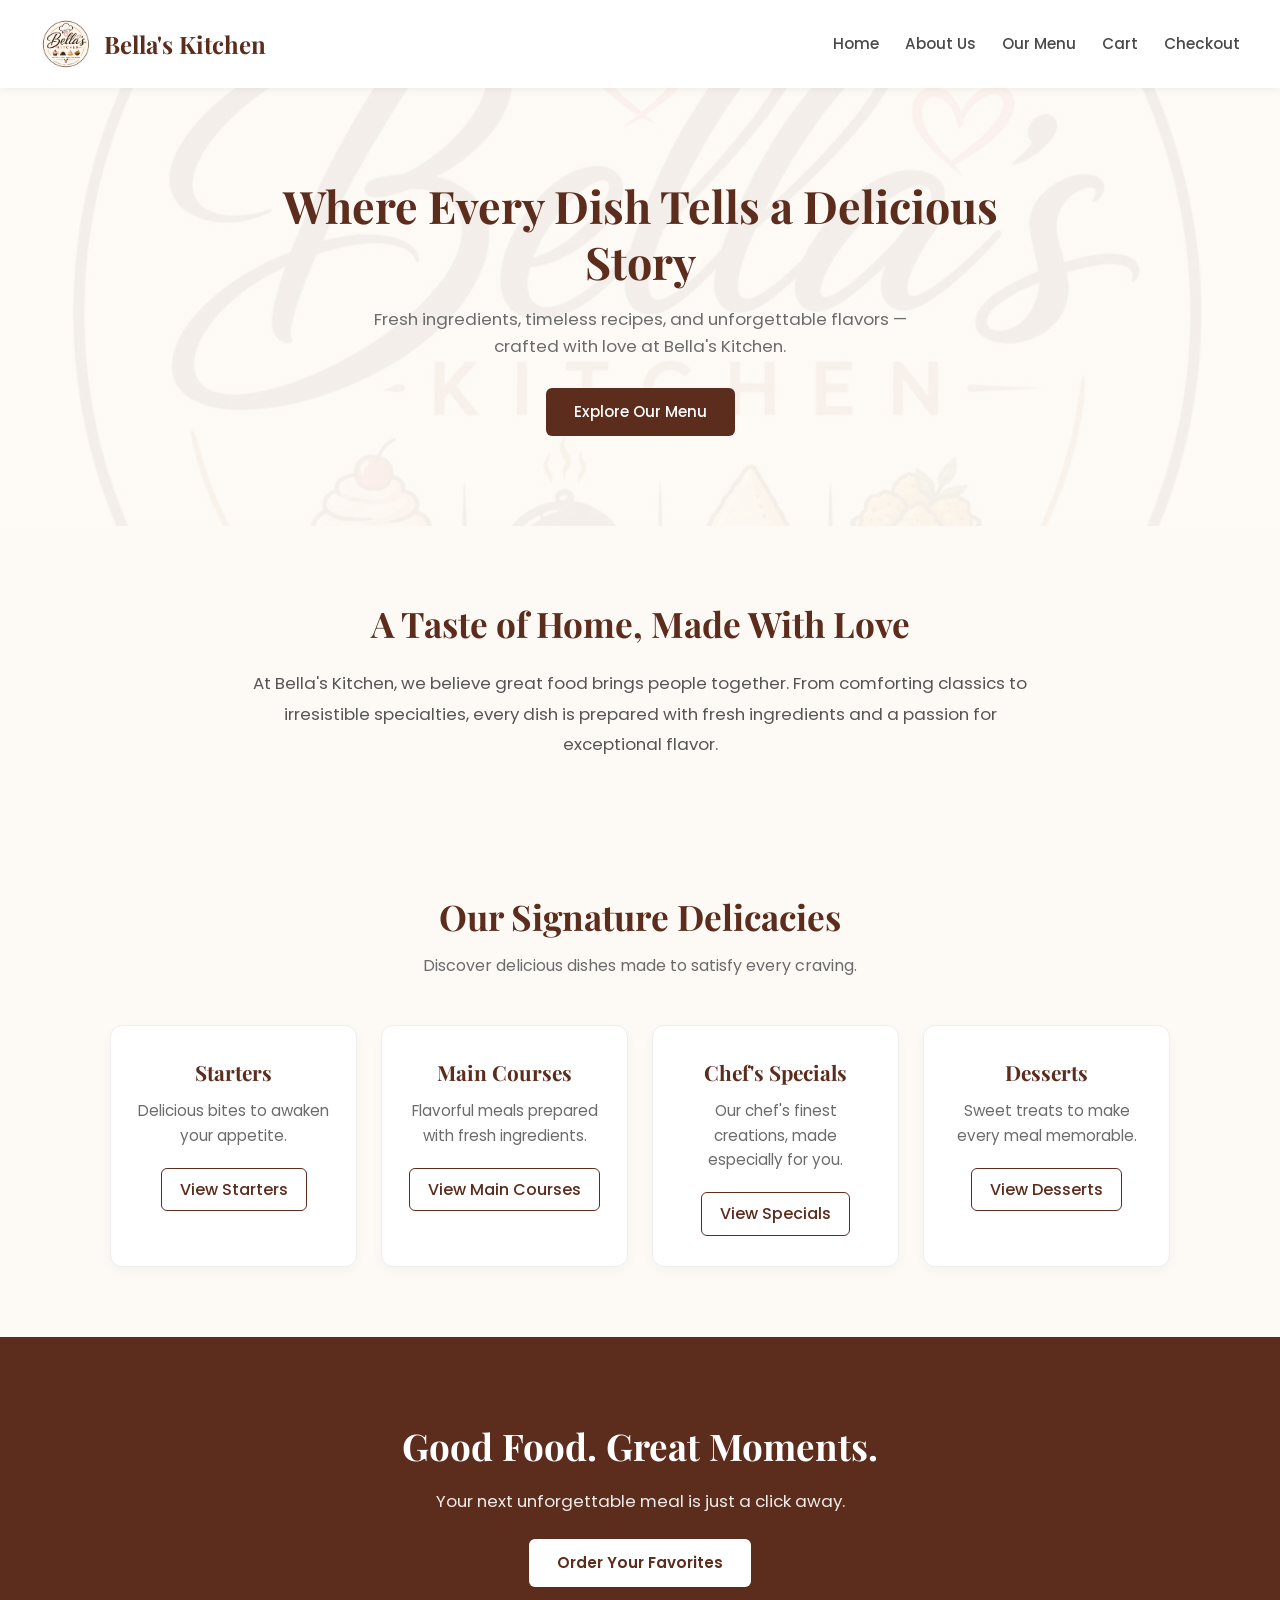
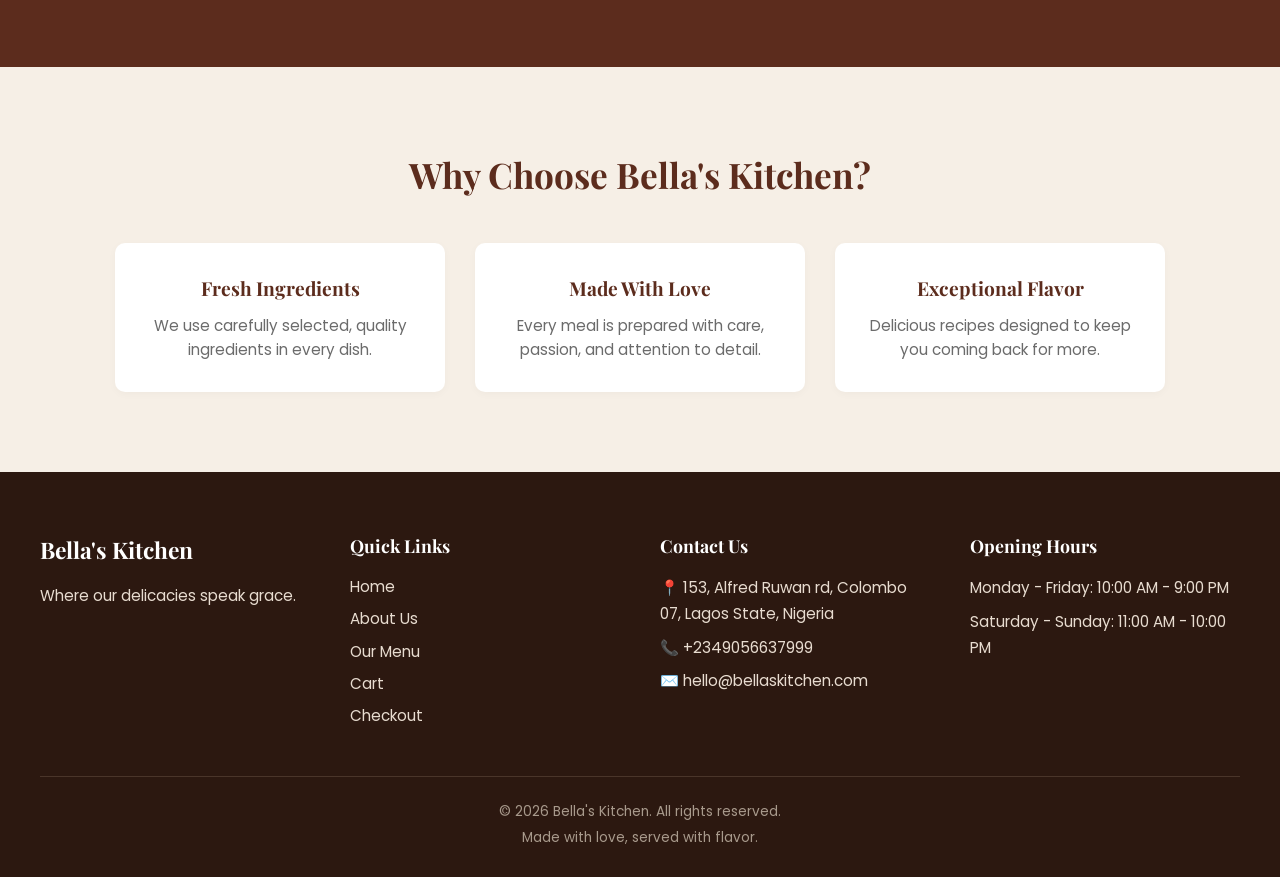
<file: index.html>
<!DOCTYPE html>
<html lang="en">

<head>
    <meta charset="UTF-8">
    <meta name="viewport" content="width=device-width, initial-scale=1.0">

    <title>Bella's Kitchen | Delicious Food, Made With Love</title>
    <link rel="icon" type="image/jpeg" href="img/Bella's logo.jpeg">
    <link rel="preconnect" href="https://fonts.googleapis.com">
    <link rel="preconnect" href="https://fonts.gstatic.com" crossorigin>
    <link href="https://fonts.googleapis.com/css2?family=Playfair+Display:wght@700&family=Poppins:wght@400;500;600&display=swap" rel="stylesheet">

    <!-- CSS file -->
    <link rel="stylesheet" href="CSS/style.css">
</head>

<body>

    <!-- ================= HEADER ================= -->
    <header>
        <div class="logo">
            <a href="index.html" class="logo-link">
                <img src="img/Bella's logo.jpeg" alt="Bella's Kitchen logo">
                <h1>Bella's Kitchen</h1>
            </a>
        </div>

        <!-- Navigation -->
        <nav>
            <ul>
                <li><a href="#home">Home</a></li>
                <li><a href="#about">About Us</a></li>
                <li><a href="menu.html">Our Menu</a></li>
                <li><a href="cart.html">Cart <span class="cart-badge">0</span></a></li>
                <li><a href="checkout.html">Checkout</a></li>
            </ul>
        </nav>
    </header>


    <!-- ================= MAIN ================= -->
    <main>

        <!-- HOME / HERO SECTION -->
        <section id="home" class="hero">
            <div class="hero-content">
                <h1>Where Every Dish Tells a Delicious Story</h1>
                <p>
                    Fresh ingredients, timeless recipes, and unforgettable
                    flavors — crafted with love at Bella's Kitchen.
                </p>
                <a href="menu.html" class="btn">
                    Explore Our Menu
                </a>
            </div>
        </section>


        <!-- ABOUT SECTION -->
        <section id="about" class="about">
            <h2>A Taste of Home, Made With Love</h2>
            <p>
                At Bella's Kitchen, we believe great food brings people
                together. From comforting classics to irresistible
                specialties, every dish is prepared with fresh ingredients
                and a passion for exceptional flavor.
            </p>
        </section>


        <!-- DELICACIES / MENU SECTION -->
        <section id="delicacies" class="delicacies">
            <h2>Our Signature Delicacies</h2>
            <p class="section-subtitle">
                Discover delicious dishes made to satisfy every craving.
            </p>

            <div class="menu-container">
                <div class="menu-item">
                    <h3>Starters</h3>
                    <p>Delicious bites to awaken your appetite.</p>
                    <a href="menu.html?category=Starters" class="btn-outline">View Starters</a>
                </div>

                <div class="menu-item">
                    <h3>Main Courses</h3>
                    <p>Flavorful meals prepared with fresh ingredients.</p>
                    <a href="menu.html?category=Main%20Courses" class="btn-outline">View Main Courses</a>
                </div>

                <div class="menu-item">
                    <h3>Chef's Specials</h3>
                    <p>Our chef's finest creations, made especially for you.</p>
                    <a href="menu.html?category=Chef%27s%20Specials" class="btn-outline">View Specials</a>
                </div>

                <div class="menu-item">
                    <h3>Desserts</h3>
                    <p>Sweet treats to make every meal memorable.</p>
                    <a href="menu.html?category=Desserts" class="btn-outline">View Desserts</a>
                </div>
            </div>
        </section>

  <!-- CALL TO ACTION -->
        <section class="cta">
            <h2>Good Food. Great Moments.</h2>
            <p>
                Your next unforgettable meal is just a click away.
            </p>
            <a href="menu.html" class="btn">
                Order Your Favorites
            </a>
        </section>

        <!-- WHY CHOOSE US SECTION -->
        <section class="why-us">
            <h2>Why Choose Bella's Kitchen?</h2>
            <div class="features">
                <div class="feature">
                    <h3>Fresh Ingredients</h3>
                    <p>
                        We use carefully selected, quality ingredients
                        in every dish.
                    </p>
                </div>

                <div class="feature">
                    <h3>Made With Love</h3>
                    <p>
                        Every meal is prepared with care, passion,
                        and attention to detail.
                    </p>
                </div>

                <div class="feature">
                    <h3>Exceptional Flavor</h3>
                    <p>
                        Delicious recipes designed to keep you coming back
                        for more.
                    </p>
                </div>
            </div>
        </section>

    </main>


    <!-- ================= FOOTER ================= -->
    <footer>
        <div class="footer-content">
            <!-- Restaurant information -->
            <div class="footer-section">
                <h2>Bella's Kitchen</h2>
                <p>
                    Where our delicacies speak grace.
                </p>
            </div>

            <!-- Quick links -->
            <div class="footer-section">
                <h3>Quick Links</h3>
                <ul>
                    <li><a href="#home">Home</a></li>
                    <li><a href="#about">About Us</a></li>
                    <li><a href="menu.html">Our Menu</a></li>
                    <li><a href="cart.html">Cart</a></li>
                    <li><a href="checkout.html">Checkout</a></li>
                </ul>
            </div>

            <!-- Contact information -->
            <div class="footer-section">
                <h3>Contact Us</h3>
                <p>📍 153, Alfred Ruwan rd, Colombo 07, Lagos State, Nigeria</p>
                <p>📞 +2349056637999</p>
                <p>✉️ hello@bellaskitchen.com</p>
            </div>

            <!-- Opening hours -->
            <div class="footer-section">
                <h3>Opening Hours</h3>
                <p>Monday - Friday: 10:00 AM - 9:00 PM</p>
                <p>Saturday - Sunday: 11:00 AM - 10:00 PM</p>
            </div>
        </div>

        <!-- Copyright -->
        <div class="copyright">
            <p>© 2026 Bella's Kitchen. All rights reserved.</p>
            <p>Made with love, served with flavor.</p>
        </div>
    </footer>

    <script src="js/script.js"></script>
</body>
</html>
</file>
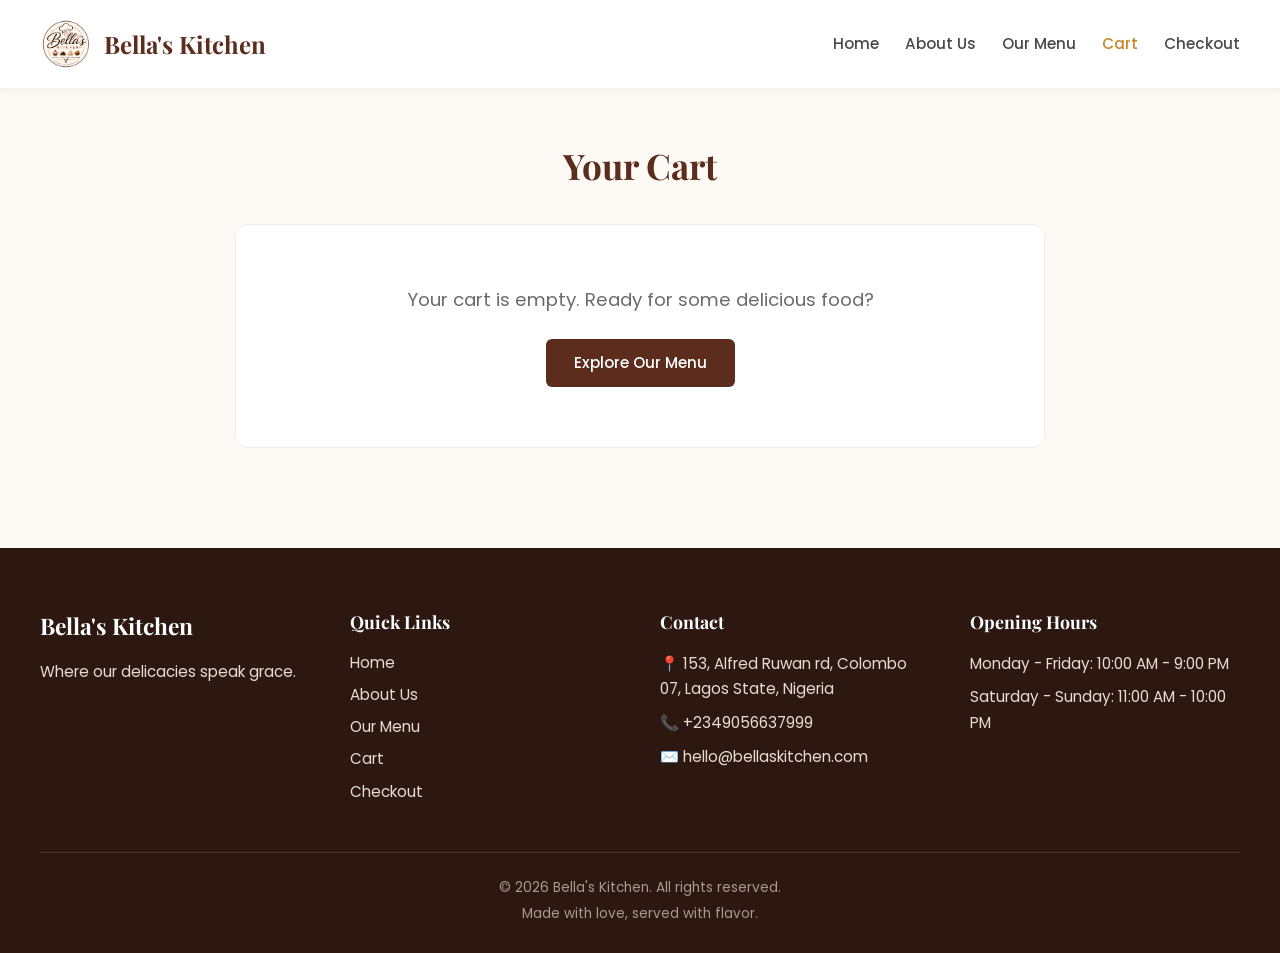
<file: cart.html>
<!DOCTYPE html>
<html lang="en">
<head>
    <meta charset="UTF-8">
    <meta name="viewport" content="width=device-width, initial-scale=1.0">
    <title>Your Cart | Bella's Kitchen</title>
    <link rel="icon" type="image/jpeg" href="img/Bella's logo.jpeg">
    <link rel="preconnect" href="https://fonts.googleapis.com">
    <link rel="preconnect" href="https://fonts.gstatic.com" crossorigin>
    <link href="https://fonts.googleapis.com/css2?family=Playfair+Display:wght@700&family=Poppins:wght@400;500;600&display=swap" rel="stylesheet">
    <link rel="stylesheet" href="CSS/style.css">
</head>
<body>

<header>
    <div class="logo">
        <a href="index.html" class="logo-link">
            <img src="img/Bella's logo.jpeg" alt="Bella's Kitchen logo">
            <h1>Bella's Kitchen</h1>
        </a>
    </div>
    <nav>
        <ul>
            <li><a href="index.html#home">Home</a></li>
            <li><a href="index.html#about">About Us</a></li>
            <li><a href="menu.html">Our Menu</a></li>
            <li><a href="cart.html" class="active">Cart <span class="cart-badge">0</span></a></li>
            <li><a href="checkout.html">Checkout</a></li>
        </ul>
    </nav>
</header>

<main>
    <section class="cart-page">
        <h2>Your Cart</h2>

        <div id="cart-empty" class="cart-empty-state" style="display: none;">
            <p>Your cart is empty. Ready for some delicious food?</p>
            <a href="menu.html" class="btn">Explore Our Menu</a>
        </div>

        <div id="cart-items">
            <!-- cart rows render here via script.js -->
        </div>

        <div id="cart-summary-section" class="cart-summary">
            <p class="cart-summary-total">Total: <span id="cart-total">₦0</span></p>
            <a href="checkout.html" class="btn">Proceed to Checkout</a>
        </div>
    </section>
</main>

<footer>
    <div class="footer-content">
        <div class="footer-section">
            <h2>Bella's Kitchen</h2>
            <p>Where our delicacies speak grace.</p>
        </div>
        <div class="footer-section">
            <h3>Quick Links</h3>
            <ul>
                <li><a href="index.html#home">Home</a></li>
                <li><a href="index.html#about">About Us</a></li>
                <li><a href="menu.html">Our Menu</a></li>
                <li><a href="cart.html">Cart</a></li>
                <li><a href="checkout.html">Checkout</a></li>
            </ul>
        </div>
        <div class="footer-section">
            <h3>Contact</h3>
            <p>📍 153, Alfred Ruwan rd, Colombo 07, Lagos State, Nigeria</p>
            <p>📞 +2349056637999</p>
            <p>✉️ hello@bellaskitchen.com</p>
        </div>
        <div class="footer-section">
            <h3>Opening Hours</h3>
            <p>Monday - Friday: 10:00 AM - 9:00 PM</p>
            <p>Saturday - Sunday: 11:00 AM - 10:00 PM</p>
        </div>
    </div>
    <div class="copyright">
        <p>© 2026 Bella's Kitchen. All rights reserved.</p>
        <p>Made with love, served with flavor.</p>
    </div>
</footer>

<script src="js/menu-data.js"></script>
<script src="js/script.js"></script>
</body>
</html>
</file>
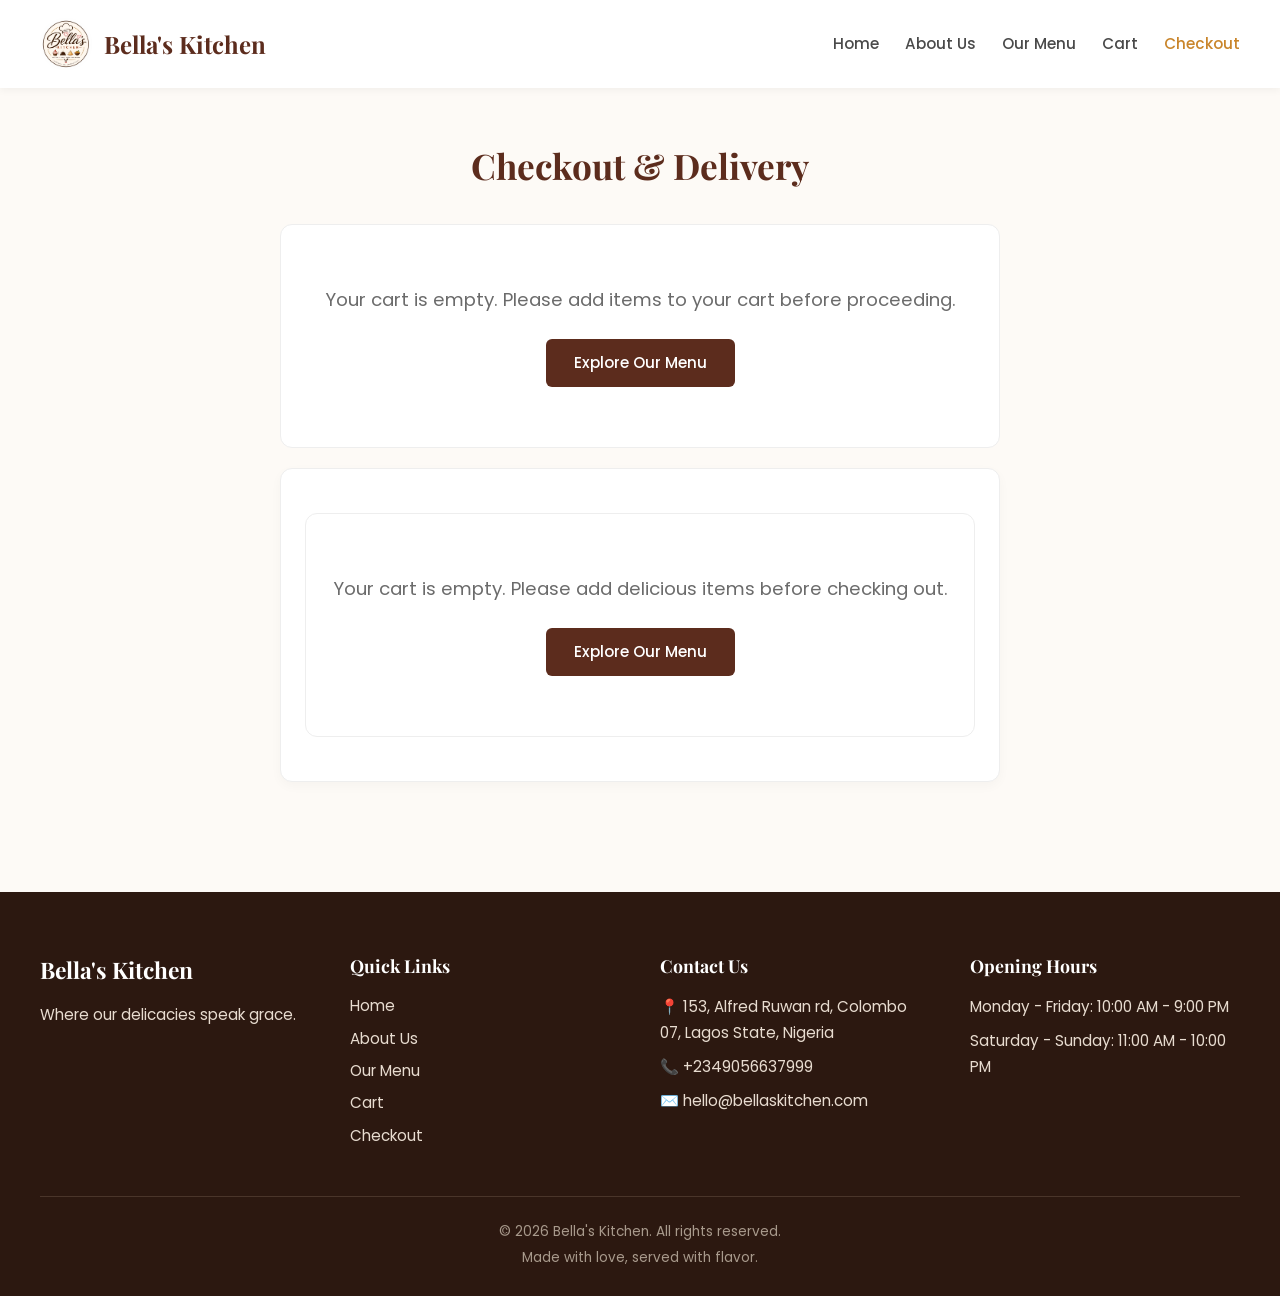
<file: checkout.html>
<!DOCTYPE html>
<html lang="en">
<head>
    <meta charset="UTF-8">
    <meta name="viewport" content="width=device-width, initial-scale=1.0">
    <title>Checkout | Bella's Kitchen</title>
    <link rel="icon" type="image/jpeg" href="img/Bella's logo.jpeg">
    <link rel="preconnect" href="https://fonts.googleapis.com">
    <link rel="preconnect" href="https://fonts.gstatic.com" crossorigin>
    <link href="https://fonts.googleapis.com/css2?family=Playfair+Display:wght@700&family=Poppins:wght@400;500;600&display=swap" rel="stylesheet">
    <link rel="stylesheet" href="CSS/style.css">
</head>
<body>

<header>
  <div class="logo">
    <a href="index.html" class="logo-link">
      <img src="img/Bella's logo.jpeg" alt="Bella's Kitchen logo">
      <h1>Bella's Kitchen</h1>
    </a>
  </div>

  <!-- Navigation -->
  <nav>
    <ul>
      <li><a href="index.html#home">Home</a></li>
      <li><a href="index.html#about">About Us</a></li>
      <li><a href="menu.html">Our Menu</a></li>
      <li><a href="cart.html">Cart <span class="cart-badge">0</span></a></li>
      <li><a href="checkout.html" class="active">Checkout</a></li>
    </ul>
  </nav>
</header>

<main>
    <section class="checkout-page">
        <h2>Checkout & Delivery</h2>

        <!-- Order Success State -->
        <div id="checkout-success" class="success-banner" style="display: none;">
            <h3>🎉 Thank You for Your Order!</h3>
            <p>Your order details have been forwarded to our WhatsApp line.</p>
            <p>We will confirm preparation and delivery shortly.</p>
            <a href="menu.html" class="btn" style="margin-top: 15px;">Order More Delicacies</a>
        </div>

        <div id="checkout-empty" class="cart-empty-state" style="display: none;">
            <p>Your cart is empty. Please add items to your cart before proceeding.</p>
            <a href="menu.html" class="btn">Explore Our Menu</a>
        </div>

        <div id="checkout-summary" class="checkout-summary-box">
            <!-- order summary renders here via script.js -->
        </div>

        <form id="checkout-form">
            <h3>Delivery Details</h3>
            <label for="customer-name">Full Name *</label>
            <input type="text" id="customer-name" placeholder="e.g. Chioma Adebayo" required>

            <label for="customer-phone">Phone Number *</label>
            <input type="tel" id="customer-phone" placeholder="e.g. 08012345678" required>

            <label for="customer-address">Delivery Address *</label>
            <textarea id="customer-address" rows="3" placeholder="Enter your full street address, apartment/suite number, and city" required></textarea>

            <label for="customer-notes">Order Notes (optional)</label>
            <textarea id="customer-notes" rows="2" placeholder="Any dietary preferences or delivery instructions?"></textarea>

            <button type="submit" class="btn btn-block">Place Order via WhatsApp</button>
        </form>
    </section>
</main>

<footer>
    <div class="footer-content">
        <!-- Restaurant information -->
        <div class="footer-section">
            <h2>Bella's Kitchen</h2>
            <p>Where our delicacies speak grace.</p>
        </div>

        <!-- Quick links -->
        <div class="footer-section">
            <h3>Quick Links</h3>
            <ul>
                <li><a href="index.html#home">Home</a></li>
                <li><a href="index.html#about">About Us</a></li>
                <li><a href="menu.html">Our Menu</a></li>
                <li><a href="cart.html">Cart</a></li>
                <li><a href="checkout.html">Checkout</a></li>
            </ul>
        </div>

        <!-- Contact information -->
        <div class="footer-section">
            <h3>Contact Us</h3>
            <p>📍 153, Alfred Ruwan rd, Colombo 07, Lagos State, Nigeria</p>
            <p>📞 +2349056637999</p>
            <p>✉️ hello@bellaskitchen.com</p>
        </div>

        <!-- Opening hours -->
        <div class="footer-section">
            <h3>Opening Hours</h3>
            <p>Monday - Friday: 10:00 AM - 9:00 PM</p>
            <p>Saturday - Sunday: 11:00 AM - 10:00 PM</p>
        </div>
    </div>

    <!-- Copyright -->
    <div class="copyright">
        <p>© 2026 Bella's Kitchen. All rights reserved.</p>
        <p>Made with love, served with flavor.</p>
    </div>
</footer>

<script src="js/menu-data.js"></script>
<script src="js/script.js"></script>
</body>
</html>
</file>
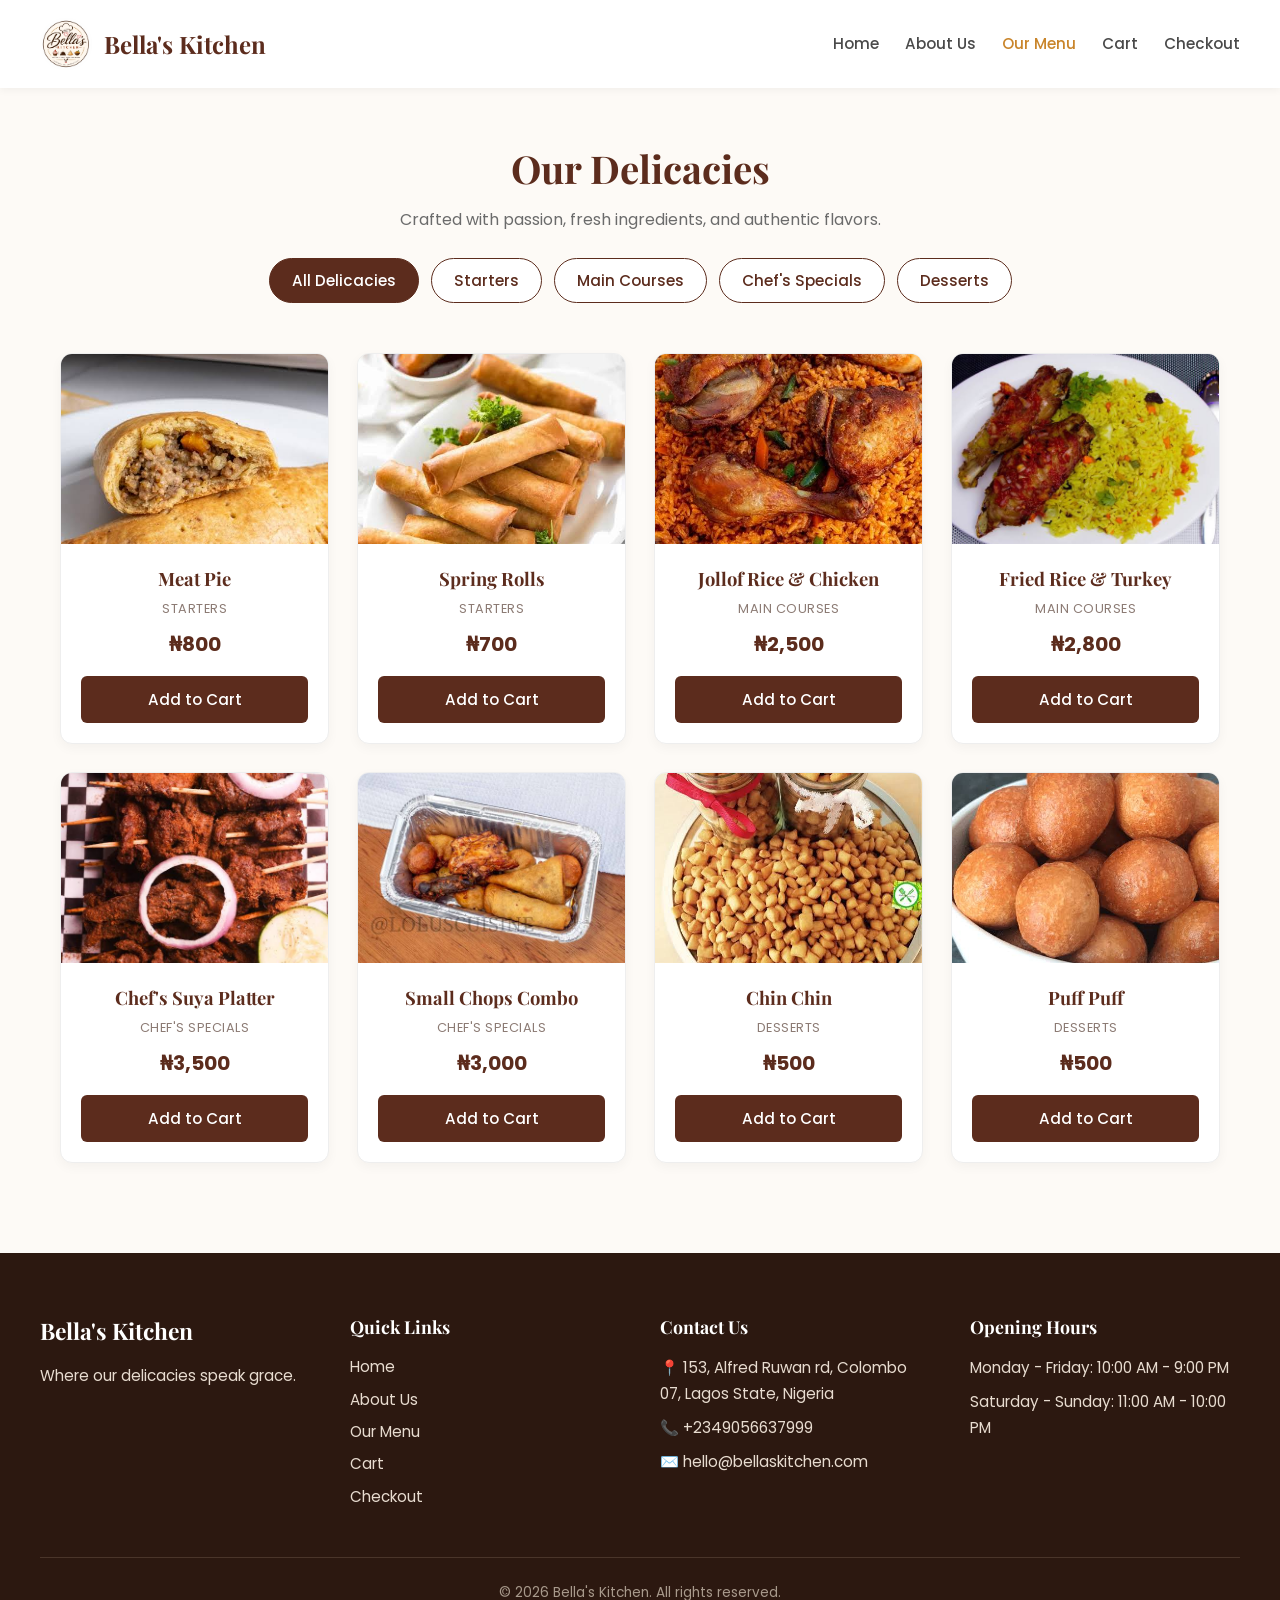
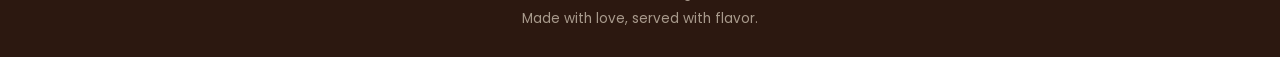
<file: menu.html>
<!DOCTYPE html>
<html lang="en">
<head>
    <meta charset="UTF-8">
    <meta name="viewport" content="width=device-width, initial-scale=1.0">
    <title>Our Menu | Bella's Kitchen</title>
    <link rel="icon" type="image/jpeg" href="img/Bella's logo.jpeg">
    <link rel="preconnect" href="https://fonts.googleapis.com">
    <link rel="preconnect" href="https://fonts.gstatic.com" crossorigin>
    <link href="https://fonts.googleapis.com/css2?family=Playfair+Display:wght@700&family=Poppins:wght@400;500;600&display=swap" rel="stylesheet">
    <link rel="stylesheet" href="CSS/style.css">
</head>
<body>

<header>
    <div class="logo">
        <a href="index.html" class="logo-link">
            <img src="img/Bella's logo.jpeg" alt="Bella's Kitchen logo">
            <h1>Bella's Kitchen</h1>
        </a>
    </div>

    <!-- Navigation -->
    <nav>
        <ul>
            <li><a href="index.html#home">Home</a></li>
            <li><a href="index.html#about">About Us</a></li>
            <li><a href="menu.html" class="active">Our Menu</a></li>
            <li><a href="cart.html">Cart <span class="cart-badge">0</span></a></li>
            <li><a href="checkout.html">Checkout</a></li>
        </ul>
    </nav>
</header>

<main>
    <section class="menu-page">
        <h2>Our Delicacies</h2>
        <p class="menu-subtitle">Crafted with passion, fresh ingredients, and authentic flavors.</p>

        <div class="menu-filters">
            <button class="filter-btn active" data-category="All">All Delicacies</button>
            <button class="filter-btn" data-category="Starters">Starters</button>
            <button class="filter-btn" data-category="Main Courses">Main Courses</button>
            <button class="filter-btn" data-category="Chef's Specials">Chef's Specials</button>
            <button class="filter-btn" data-category="Desserts">Desserts</button>
        </div>

        <div class="menu-items-grid" id="menu-items-grid">
            <!-- dish cards render here via script.js -->
        </div>
    </section>
</main>

<footer>
    <div class="footer-content">
        <!-- Restaurant information -->
        <div class="footer-section">
            <h2>Bella's Kitchen</h2>
            <p>Where our delicacies speak grace.</p>
        </div>

        <!-- Quick links -->
        <div class="footer-section">
            <h3>Quick Links</h3>
            <ul>
                <li><a href="index.html#home">Home</a></li>
                <li><a href="index.html#about">About Us</a></li>
                <li><a href="menu.html">Our Menu</a></li>
                <li><a href="cart.html">Cart</a></li>
                <li><a href="checkout.html">Checkout</a></li>
            </ul>
        </div>

        <!-- Contact information -->
        <div class="footer-section">
            <h3>Contact Us</h3>
            <p>📍 153, Alfred Ruwan rd, Colombo 07, Lagos State, Nigeria</p>
            <p>📞 +2349056637999</p>
            <p>✉️ hello@bellaskitchen.com</p>
        </div>

        <!-- Opening hours -->
        <div class="footer-section">
            <h3>Opening Hours</h3>
            <p>Monday - Friday: 10:00 AM - 9:00 PM</p>
            <p>Saturday - Sunday: 11:00 AM - 10:00 PM</p>
        </div>
    </div>

    <!-- Copyright -->
    <div class="copyright">
        <p>© 2026 Bella's Kitchen. All rights reserved.</p>
        <p>Made with love, served with flavor.</p>
    </div>
</footer>

<script src="js/menu-data.js"></script>
<script src="js/script.js"></script>
</body>
</html>
</file>
<file: CSS/style.css>
* {
  margin: 0;
  padding: 0;
  box-sizing: border-box;
}

body {
  font-family: 'Poppins', sans-serif;
  line-height: 1.6;
  color: #2c2c2c;
  background-color: #fdfaf6;
  overflow-x: hidden;
}

h1, h2, h3, h4 {
  font-family: 'Playfair Display', serif;
  color: #5c2c1d;
}

a {
  text-decoration: none;
  color: inherit;
}

ul {
  list-style: none;
}

/* ================= HEADER & NAVIGATION ================= */
header {
  display: flex;
  justify-content: space-between;
  align-items: center;
  padding: 18px 40px;
  background-color: #fff;
  box-shadow: 0 2px 8px rgba(0, 0, 0, 0.05);
  position: sticky;
  top: 0;
  z-index: 100;
}

.logo-link {
  display: flex;
  align-items: center;
  gap: 12px;
}

.logo img {
  height: 52px;
  width: 52px;
  border-radius: 50%;
  object-fit: cover;
}

.logo h1 {
  font-size: 1.5rem;
  font-weight: 700;
  color: #5c2c1d;
}

header nav ul {
  display: flex;
  align-items: center;
  gap: 26px;
}

header nav ul li a {
  font-weight: 500;
  font-size: 0.95rem;
  color: #4a4a4a;
  transition: color 0.2s ease;
  position: relative;
  display: inline-flex;
  align-items: center;
}

header nav ul li a:hover,
header nav ul li a.active {
  color: #c9852b;
}

.cart-badge {
  display: inline-flex;
  align-items: center;
  justify-content: center;
  background-color: #c9852b;
  color: #fff;
  font-size: 0.75rem;
  font-weight: 600;
  min-width: 20px;
  height: 20px;
  border-radius: 10px;
  padding: 0 6px;
  margin-left: 6px;
  line-height: 1;
}

.cart-badge.zero {
  display: none;
}

/* ================= BUTTONS ================= */
.btn {
  display: inline-block;
  padding: 12px 28px;
  background-color: #5c2c1d;
  color: #fff;
  border-radius: 6px;
  font-family: inherit;
  font-size: 0.95rem;
  font-weight: 500;
  border: none;
  cursor: pointer;
  text-align: center;
  transition: all 0.2s ease;
}

.btn:hover {
  background-color: #431f14;
  color: #fff;
}

.btn-block {
  width: 100%;
  font-size: 1rem;
}

.btn-outline {
  display: inline-block;
  padding: 8px 18px;
  background-color: transparent;
  border: 1px solid #5c2c1d;
  border-radius: 6px;
  color: #5c2c1d;
  font-family: inherit;
  font-weight: 500;
  cursor: pointer;
  text-decoration: none;
  transition: all 0.2s ease;
}

.btn-outline:hover {
  background-color: #5c2c1d;
  color: #fff;
}

/* ================= HERO SECTION ================= */
.hero {
  text-align: center;
  padding: 90px 20px;
  background: linear-gradient(rgba(253, 250, 246, 0.95), rgba(253, 250, 246, 0.95)), url('../img/Bella\'s logo.jpeg') center/cover no-repeat;
}

.hero h1 {
  font-size: 2.8rem;
  margin-bottom: 16px;
  max-width: 800px;
  margin-left: auto;
  margin-right: auto;
  line-height: 1.25;
}

.hero p {
  max-width: 580px;
  margin: 0 auto 28px;
  color: #6b6b6b;
  font-size: 1.05rem;
}

/* ================= ABOUT SECTION ================= */
.about {
  padding: 70px 30px;
  max-width: 850px;
  margin: 0 auto;
  text-align: center;
}

.about h2 {
  font-size: 2.2rem;
  margin-bottom: 16px;
}

.about p {
  color: #555;
  font-size: 1.05rem;
  line-height: 1.8;
}

/* ================= DELICACIES / MENU SECTION (INDEX) ================= */
.delicacies {
  padding: 60px 20px;
  text-align: center;
}

.delicacies h2 {
  font-size: 2.2rem;
  margin-bottom: 8px;
}

.section-subtitle {
  color: #6b6b6b;
  margin-bottom: 36px;
}

.menu-container {
  display: grid;
  grid-template-columns: repeat(auto-fit, minmax(240px, 1fr));
  gap: 24px;
  max-width: 1100px;
  margin: 0 auto;
  padding: 10px 20px;
}

.menu-item {
  background-color: #fff;
  border: 1px solid #eee;
  border-radius: 12px;
  padding: 30px 24px;
  text-align: center;
  box-shadow: 0 4px 12px rgba(0, 0, 0, 0.03);
  transition: transform 0.25s ease, box-shadow 0.25s ease;
}

.menu-item:hover {
  transform: translateY(-4px);
  box-shadow: 0 8px 20px rgba(0, 0, 0, 0.07);
}

.menu-item h3 {
  margin-bottom: 10px;
  font-size: 1.3rem;
}

.menu-item p {
  color: #6b6b6b;
  margin-bottom: 20px;
  font-size: 0.95rem;
}

/* ================= MENU PAGE & FILTERS ================= */
.menu-page {
  padding: 50px 20px 80px;
  max-width: 1200px;
  margin: 0 auto;
}

.menu-page h2 {
  text-align: center;
  font-size: 2.4rem;
  margin-bottom: 8px;
}

.menu-subtitle {
  text-align: center;
  color: #6b6b6b;
  margin-bottom: 25px;
}

.menu-filters {
  display: flex;
  flex-wrap: wrap;
  gap: 12px;
  justify-content: center;
  margin: 20px 0 40px;
}

.filter-btn {
  padding: 10px 22px;
  border: 1.5px solid #5c2c1d;
  background-color: #fff;
  color: #5c2c1d;
  border-radius: 30px;
  font-family: inherit;
  font-size: 0.95rem;
  font-weight: 500;
  cursor: pointer;
  transition: all 0.2s ease;
}

.filter-btn:hover,
.filter-btn.active {
  background-color: #5c2c1d;
  color: #fff;
}

.menu-items-grid {
  display: grid;
  grid-template-columns: repeat(auto-fill, minmax(260px, 1fr));
  gap: 28px;
  padding: 10px 0;
}

.dish-card {
  background-color: #fff;
  border: 1px solid #eee;
  border-radius: 12px;
  overflow: hidden;
  box-shadow: 0 4px 12px rgba(0, 0, 0, 0.04);
  display: flex;
  flex-direction: column;
  transition: transform 0.25s ease, box-shadow 0.25s ease;
}

.dish-card:hover {
  transform: translateY(-4px);
  box-shadow: 0 10px 24px rgba(0, 0, 0, 0.08);
}

.dish-card img {
  width: 100%;
  height: 190px;
  object-fit: cover;
}

.dish-card-body {
  padding: 20px;
  display: flex;
  flex-direction: column;
  flex-grow: 1;
  text-align: center;
}

.dish-card h3 {
  font-size: 1.15rem;
  margin-bottom: 6px;
}

.category-tag {
  font-size: 0.8rem;
  color: #8c7b74;
  text-transform: uppercase;
  letter-spacing: 0.5px;
  margin-bottom: 8px;
}

.dish-card .price {
  color: #5c2c1d;
  font-weight: 700;
  font-size: 1.25rem;
  margin-bottom: 16px;
}

.dish-card .add-to-cart {
  margin-top: auto;
  width: 100%;
}

/* ================= CART PAGE ================= */
.cart-page {
  padding: 50px 20px 80px;
  max-width: 850px;
  margin: 0 auto;
}

.cart-page h2 {
  text-align: center;
  font-size: 2.2rem;
  margin-bottom: 30px;
}

.cart-row {
  display: grid;
  grid-template-columns: 80px 1.8fr 120px 100px 70px;
  align-items: center;
  gap: 16px;
  padding: 16px 20px;
  background-color: #fff;
  border: 1px solid #eee;
  border-radius: 10px;
  margin-bottom: 12px;
  box-shadow: 0 2px 6px rgba(0, 0, 0, 0.02);
}

.cart-item-img {
  width: 72px;
  height: 72px;
  border-radius: 8px;
  object-fit: cover;
}

.cart-item-info {
  display: flex;
  flex-direction: column;
}

.cart-item-name {
  font-weight: 600;
  font-size: 1.05rem;
  color: #2c2c2c;
}

.cart-item-price {
  font-size: 0.85rem;
  color: #777;
}

.cart-qty-controls {
  display: flex;
  align-items: center;
  gap: 6px;
}

.qty-btn {
  width: 32px;
  height: 32px;
  border: 1px solid #d4c5b9;
  background-color: #faf4ee;
  color: #5c2c1d;
  font-size: 1.1rem;
  font-weight: 600;
  cursor: pointer;
  border-radius: 6px;
  display: flex;
  align-items: center;
  justify-content: center;
  transition: all 0.15s ease;
}

.qty-btn:hover {
  background-color: #5c2c1d;
  color: #fff;
  border-color: #5c2c1d;
}

.cart-qty-val {
  min-width: 24px;
  text-align: center;
  font-weight: 600;
  font-size: 0.95rem;
}

.cart-item-subtotal {
  font-weight: 600;
  font-size: 1rem;
  color: #5c2c1d;
}

.remove-item {
  background: none;
  border: none;
  color: #c94040;
  cursor: pointer;
  font-size: 0.85rem;
  font-weight: 500;
  transition: color 0.2s ease;
}

.remove-item:hover {
  color: #921b1b;
  text-decoration: underline;
}

.cart-summary {
  margin-top: 28px;
  padding: 24px;
  background-color: #fff;
  border: 1px solid #eee;
  border-radius: 12px;
  display: flex;
  justify-content: space-between;
  align-items: center;
  box-shadow: 0 4px 12px rgba(0, 0, 0, 0.03);
}

.cart-summary-total {
  font-size: 1.3rem;
  font-weight: 600;
}

.cart-summary-total span {
  color: #5c2c1d;
  font-size: 1.5rem;
  font-weight: 700;
}

.cart-empty-state {
  text-align: center;
  padding: 60px 20px;
  background-color: #fff;
  border: 1px solid #eee;
  border-radius: 12px;
  margin: 20px 0;
}

.cart-empty-state p {
  font-size: 1.15rem;
  color: #6b6b6b;
  margin-bottom: 24px;
}

/* ================= CHECKOUT PAGE ================= */
.checkout-page {
  padding: 50px 20px 80px;
  max-width: 760px;
  margin: 0 auto;
}

.checkout-page h2 {
  text-align: center;
  font-size: 2.2rem;
  margin-bottom: 30px;
}

.checkout-summary-box {
  background-color: #fff;
  border: 1px solid #eee;
  border-radius: 12px;
  padding: 24px;
  margin-bottom: 30px;
  box-shadow: 0 4px 12px rgba(0, 0, 0, 0.03);
}

.checkout-list {
  list-style: none;
  padding: 0;
}

.checkout-item {
  display: flex;
  align-items: center;
  justify-content: space-between;
  padding: 12px 0;
  border-bottom: 1px solid #f0ede9;
}

.checkout-item-details {
  display: flex;
  align-items: center;
  gap: 14px;
}

.checkout-thumb {
  width: 50px;
  height: 50px;
  object-fit: cover;
  border-radius: 6px;
}

.checkout-item-meta {
  font-size: 0.85rem;
  color: #777;
}

.checkout-item-price {
  font-weight: 600;
  color: #5c2c1d;
}

.checkout-total-row {
  display: flex;
  justify-content: space-between;
  align-items: center;
  margin-top: 18px;
  padding-top: 14px;
  border-top: 2px solid #5c2c1d;
  font-size: 1.15rem;
  font-weight: 600;
}

.checkout-total-amount {
  font-size: 1.4rem;
  color: #5c2c1d;
  font-weight: 700;
}

#checkout-form {
  background-color: #fff;
  border: 1px solid #eee;
  border-radius: 12px;
  padding: 30px;
  box-shadow: 0 4px 12px rgba(0, 0, 0, 0.03);
  display: flex;
  flex-direction: column;
  gap: 12px;
}

#checkout-form h3 {
  font-size: 1.3rem;
  margin-bottom: 8px;
}

#checkout-form label {
  font-size: 0.9rem;
  font-weight: 500;
  color: #444;
}

#checkout-form input,
#checkout-form textarea {
  padding: 12px;
  border: 1px solid #ccc;
  border-radius: 6px;
  font-family: inherit;
  font-size: 0.95rem;
  outline: none;
  transition: border-color 0.2s ease;
}

#checkout-form input:focus,
#checkout-form textarea:focus {
  border-color: #5c2c1d;
}

#checkout-form button[type="submit"] {
  margin-top: 16px;
  padding: 14px;
  font-size: 1.05rem;
}

.success-banner {
  background-color: #f1f8e9;
  border: 1px solid #c8e6c9;
  color: #2e7d32;
  padding: 30px;
  border-radius: 12px;
  text-align: center;
  margin-bottom: 30px;
}

.success-banner h3 {
  color: #2e7d32;
  font-size: 1.5rem;
  margin-bottom: 10px;
}

.success-banner p {
  color: #388e3c;
  margin-bottom: 8px;
}

/* ================= WHY US SECTION ================= */
.why-us {
  text-align: center;
  padding: 80px 20px;
  background-color: #f6efe6;
}

.why-us h2 {
  font-size: 2.2rem;
  margin-bottom: 40px;
}

.features {
  display: grid;
  grid-template-columns: repeat(auto-fit, minmax(240px, 1fr));
  gap: 30px;
  max-width: 1050px;
  margin: 0 auto;
}

.feature {
  background-color: #fff;
  padding: 30px 20px;
  border-radius: 10px;
  box-shadow: 0 2px 8px rgba(0,0,0,0.03);
}

.feature h3 {
  font-size: 1.2rem;
  margin-bottom: 10px;
}

.feature p {
  color: #6b6b6b;
  font-size: 0.95rem;
}

/* ================= CTA SECTION ================= */
.cta {
  text-align: center;
  padding: 80px 20px;
  background-color: #5c2c1d;
  color: #fff;
}

.cta h2 {
  color: #fff;
  font-size: 2.3rem;
  margin-bottom: 12px;
}

.cta p {
  font-size: 1.05rem;
  color: #f0ede9;
  margin-bottom: 24px;
}

.cta .btn {
  background-color: #fff;
  color: #5c2c1d;
  font-weight: 600;
}

.cta .btn:hover {
  background-color: #faf4ee;
}

/* ================= FOOTER ================= */
footer {
  background-color: #2c1810;
  color: #e8dcd0;
  padding: 60px 40px 24px;
}

.footer-content {
  display: grid;
  grid-template-columns: repeat(auto-fit, minmax(200px, 1fr));
  gap: 40px;
  max-width: 1200px;
  margin: 0 auto;
  font-size: 0.95rem;
}

.footer-section h2,
.footer-section h3 {
  color: #fff;
  margin-bottom: 14px;
}

.footer-section p {
  color: #e8dcd0;
  line-height: 1.7;
  margin-bottom: 8px;
}

.footer-section ul li {
  margin-bottom: 8px;
}

.footer-section a {
  color: #e8dcd0;
  transition: color 0.2s ease;
}

.footer-section a:hover {
  color: #c9852b;
}

.copyright {
  text-align: center;
  border-top: 1px solid #4a352a;
  padding-top: 20px;
  margin-top: 40px;
  font-size: 0.85rem;
  color: #a89a8c;
}

.copyright p {
  margin: 4px 0;
}

/* ================= TOAST NOTIFICATION ================= */
.bella-toast {
  position: fixed;
  bottom: 28px;
  right: 28px;
  background-color: #5c2c1d;
  color: #fff;
  padding: 14px 24px;
  border-radius: 8px;
  font-size: 0.95rem;
  font-weight: 500;
  box-shadow: 0 6px 18px rgba(0, 0, 0, 0.2);
  transform: translateY(100px);
  opacity: 0;
  transition: all 0.3s ease;
  z-index: 1000;
  display: flex;
  align-items: center;
  gap: 10px;
}

.bella-toast.show {
  transform: translateY(0);
  opacity: 1;
}

/* ================= RESPONSIVE DESIGN ================= */
@media (max-width: 768px) {
  header {
    flex-direction: column;
    padding: 16px 20px;
    gap: 14px;
  }

  header nav ul {
    flex-wrap: wrap;
    justify-content: center;
    gap: 14px;
  }

  .hero h1 {
    font-size: 2rem;
  }

  .cart-row {
    grid-template-columns: 60px 1fr;
    gap: 12px;
    padding: 14px;
  }

  .cart-item-img {
    width: 60px;
    height: 60px;
  }

  .cart-qty-controls {
    grid-column: 1 / 2;
  }

  .cart-item-subtotal {
    grid-column: 2 / 3;
    text-align: right;
  }

  .remove-item {
    grid-column: 1 / -1;
    text-align: right;
  }

  .cart-summary {
    flex-direction: column;
    gap: 16px;
    text-align: center;
  }

  .cart-summary .btn {
    width: 100%;
  }
}
</file>
